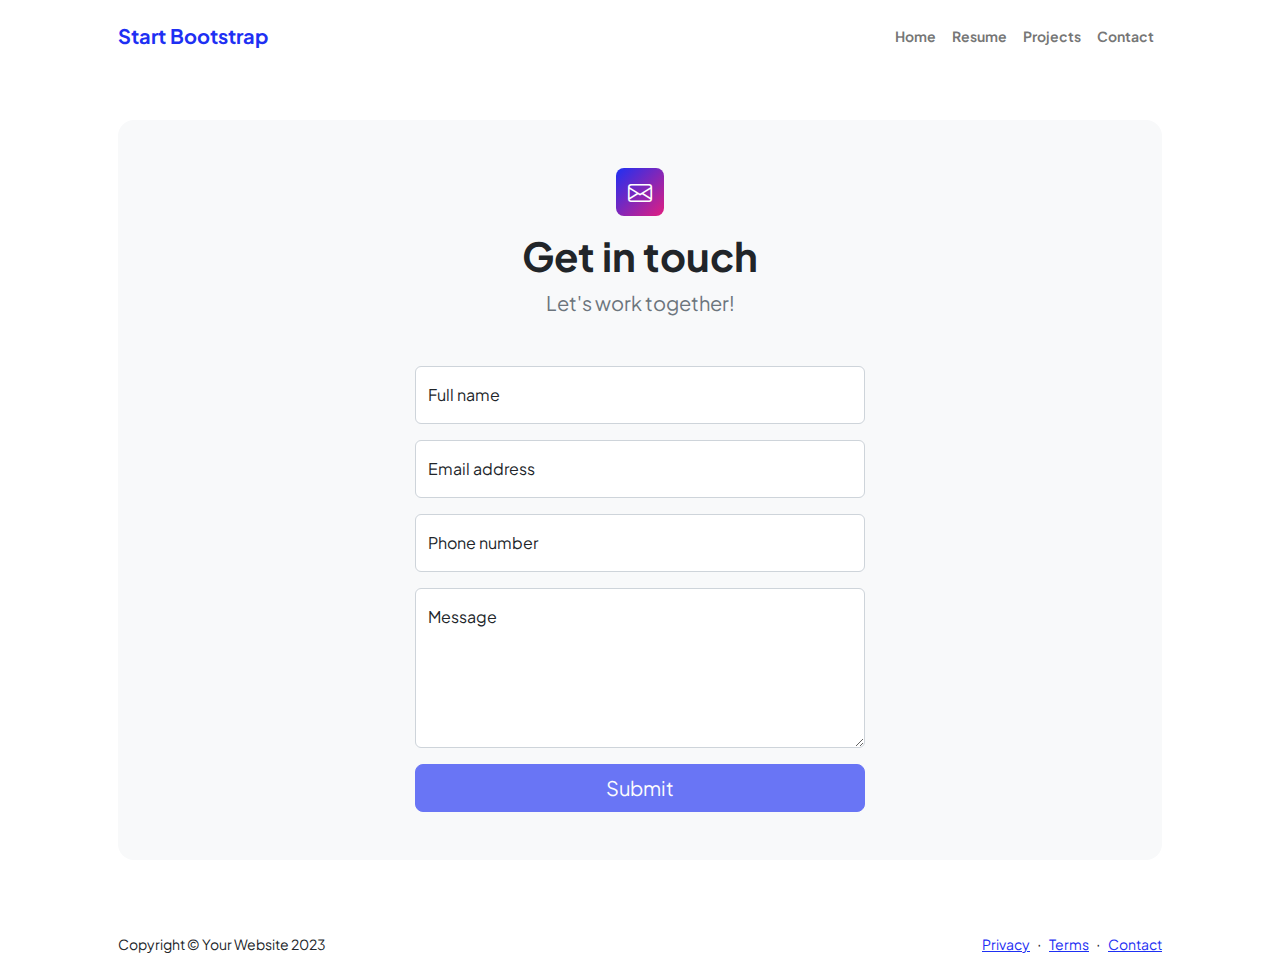
<file: contact.html>
<!DOCTYPE html>
<html lang="en">
    <head>
        <meta charset="utf-8" />
        <meta name="viewport" content="width=device-width, initial-scale=1, shrink-to-fit=no" />
        <meta name="description" content />
        <meta name="author" content />
        <title>Modern Business - Start Bootstrap Template</title>
        <!-- Favicon-->
        <link rel="icon" type="image/x-icon" href="assets/favicon.ico" />
        <!-- Custom Google font-->
        <link rel="preconnect" href="https://fonts.googleapis.com" />
        <link rel="preconnect" href="https://fonts.gstatic.com" crossorigin />
        <link href="https://fonts.googleapis.com/css2?family=Plus+Jakarta+Sans:wght@100;200;300;400;500;600;700;800;900&amp;display=swap" rel="stylesheet" />
        <!-- Bootstrap icons-->
        <link href="https://cdn.jsdelivr.net/npm/bootstrap-icons@1.8.1/font/bootstrap-icons.css" rel="stylesheet" />
        <!-- Core theme CSS (includes Bootstrap)-->
        <link href="css/styles.css" rel="stylesheet" />
    </head>
    <body class="d-flex flex-column">
        <main class="flex-shrink-0">
            <!-- Navigation-->
            <nav class="navbar navbar-expand-lg navbar-light bg-white py-3">
                <div class="container px-5">
                    <a class="navbar-brand" href="index.html"><span class="fw-bolder text-primary">Start Bootstrap</span></a>
                    <button class="navbar-toggler" type="button" data-bs-toggle="collapse" data-bs-target="#navbarSupportedContent" aria-controls="navbarSupportedContent" aria-expanded="false" aria-label="Toggle navigation"><span class="navbar-toggler-icon"></span></button>
                    <div class="collapse navbar-collapse" id="navbarSupportedContent">
                        <ul class="navbar-nav ms-auto mb-2 mb-lg-0 small fw-bolder">
                            <li class="nav-item"><a class="nav-link" href="index.html">Home</a></li>
                            <li class="nav-item"><a class="nav-link" href="resume.html">Resume</a></li>
                            <li class="nav-item"><a class="nav-link" href="projects.html">Projects</a></li>
                            <li class="nav-item"><a class="nav-link" href="contact.html">Contact</a></li>
                        </ul>
                    </div>
                </div>
            </nav>
            <!-- Page content-->
            <section class="py-5">
                <div class="container px-5">
                    <!-- Contact form-->
                    <div class="bg-light rounded-4 py-5 px-4 px-md-5">
                        <div class="text-center mb-5">
                            <div class="feature bg-primary bg-gradient-primary-to-secondary text-white rounded-3 mb-3"><i class="bi bi-envelope"></i></div>
                            <h1 class="fw-bolder">Get in touch</h1>
                            <p class="lead fw-normal text-muted mb-0">Let's work together!</p>
                        </div>
                        <div class="row gx-5 justify-content-center">
                            <div class="col-lg-8 col-xl-6">
                                <!-- * * * * * * * * * * * * * * *-->
                                <!-- * * SB Forms Contact Form * *-->
                                <!-- * * * * * * * * * * * * * * *-->
                                <!-- This form is pre-integrated with SB Forms.-->
                                <!-- To make this form functional, sign up at-->
                                <!-- https://startbootstrap.com/solution/contact-forms-->
                                <!-- to get an API token!-->
                                <form id="contactForm" data-sb-form-api-token="API_TOKEN">
                                    <!-- Name input-->
                                    <div class="form-floating mb-3">
                                        <input class="form-control" id="name" type="text" placeholder="Enter your name..." data-sb-validations="required" />
                                        <label for="name">Full name</label>
                                        <div class="invalid-feedback" data-sb-feedback="name:required">A name is required.</div>
                                    </div>
                                    <!-- Email address input-->
                                    <div class="form-floating mb-3">
                                        <input class="form-control" id="email" type="email" placeholder="name@example.com" data-sb-validations="required,email" />
                                        <label for="email">Email address</label>
                                        <div class="invalid-feedback" data-sb-feedback="email:required">An email is required.</div>
                                        <div class="invalid-feedback" data-sb-feedback="email:email">Email is not valid.</div>
                                    </div>
                                    <!-- Phone number input-->
                                    <div class="form-floating mb-3">
                                        <input class="form-control" id="phone" type="tel" placeholder="(123) 456-7890" data-sb-validations="required" />
                                        <label for="phone">Phone number</label>
                                        <div class="invalid-feedback" data-sb-feedback="phone:required">A phone number is required.</div>
                                    </div>
                                    <!-- Message input-->
                                    <div class="form-floating mb-3">
                                        <textarea class="form-control" id="message" type="text" placeholder="Enter your message here..." style="height: 10rem" data-sb-validations="required"></textarea>
                                        <label for="message">Message</label>
                                        <div class="invalid-feedback" data-sb-feedback="message:required">A message is required.</div>
                                    </div>
                                    <!-- Submit success message-->
                                    <!---->
                                    <!-- This is what your users will see when the form-->
                                    <!-- has successfully submitted-->
                                    <div class="d-none" id="submitSuccessMessage">
                                        <div class="text-center mb-3">
                                            <div class="fw-bolder">Form submission successful!</div>
                                            To activate this form, sign up at
                                            <br />
                                            <a href="https://startbootstrap.com/solution/contact-forms">https://startbootstrap.com/solution/contact-forms</a>
                                        </div>
                                    </div>
                                    <!-- Submit error message-->
                                    <!---->
                                    <!-- This is what your users will see when there is-->
                                    <!-- an error submitting the form-->
                                    <div class="d-none" id="submitErrorMessage"><div class="text-center text-danger mb-3">Error sending message!</div></div>
                                    <!-- Submit Button-->
                                    <div class="d-grid"><button class="btn btn-primary btn-lg disabled" id="submitButton" type="submit">Submit</button></div>
                                </form>
                            </div>
                        </div>
                    </div>
                </div>
            </section>
        </main>
        <!-- Footer-->
        <footer class="bg-white py-4 mt-auto">
            <div class="container px-5">
                <div class="row align-items-center justify-content-between flex-column flex-sm-row">
                    <div class="col-auto"><div class="small m-0">Copyright &copy; Your Website 2023</div></div>
                    <div class="col-auto">
                        <a class="small" href="#!">Privacy</a>
                        <span class="mx-1">&middot;</span>
                        <a class="small" href="#!">Terms</a>
                        <span class="mx-1">&middot;</span>
                        <a class="small" href="#!">Contact</a>
                    </div>
                </div>
            </div>
        </footer>
        <!-- Bootstrap core JS-->
        <script src="https://cdn.jsdelivr.net/npm/bootstrap@5.2.3/dist/js/bootstrap.bundle.min.js"></script>
        <!-- Core theme JS-->
        <script src="js/scripts.js"></script>
        <!-- * * * * * * * * * * * * * * * * * * * * * * * * * * * * * * * * * * * * * * * *-->
        <!-- * *                               SB Forms JS                               * *-->
        <!-- * * Activate your form at https://startbootstrap.com/solution/contact-forms * *-->
        <!-- * * * * * * * * * * * * * * * * * * * * * * * * * * * * * * * * * * * * * * * *-->
        <script src="https://cdn.startbootstrap.com/sb-forms-latest.js"></script>
    </body>
</html>
</file>
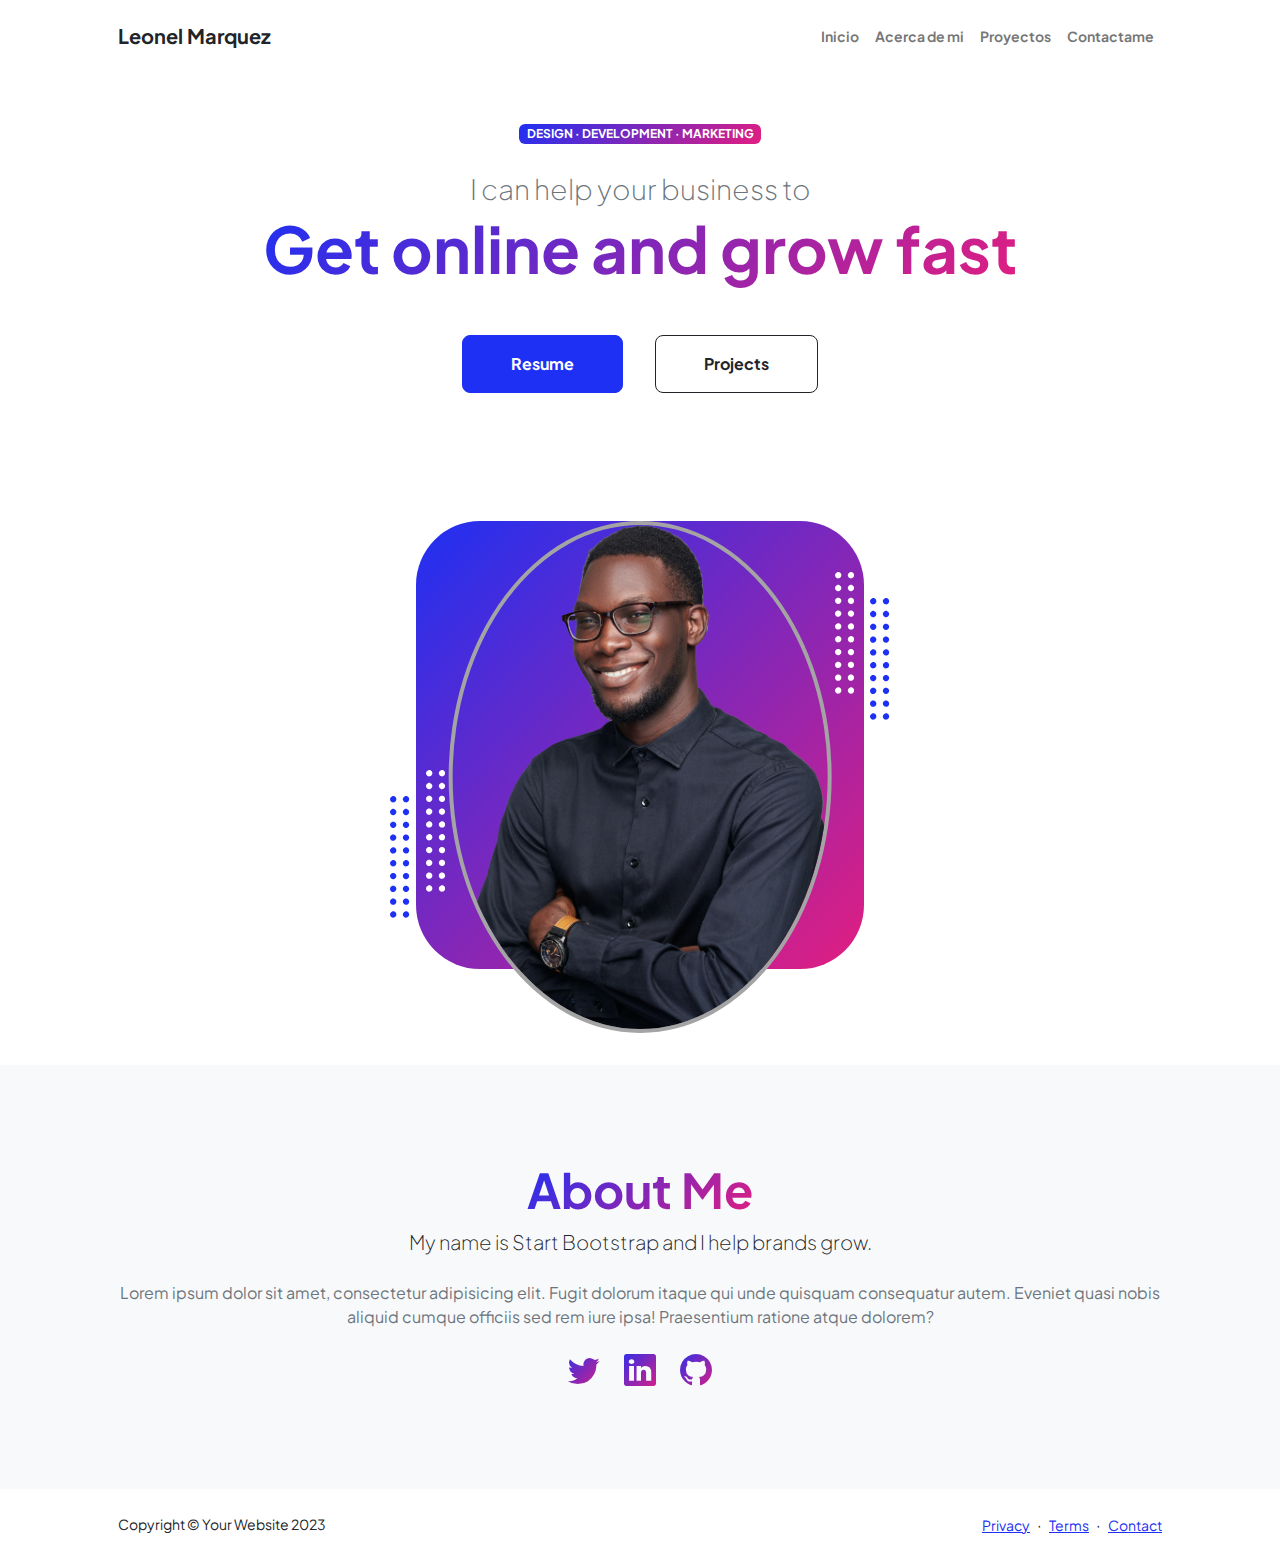
<file: index copy.html>
<!DOCTYPE html>
<html lang="en">
    <head>
        <meta charset="utf-8" />
        <meta name="viewport" content="width=device-width, initial-scale=1, shrink-to-fit=no" />
        <meta name="description" content="" />
        <meta name="author" content="" />
        <title>Personal - Start Bootstrap Theme</title>
        <!-- Favicon-->
        <link rel="icon" type="image/x-icon" href="assets/favicon.ico" />
        <!-- Custom Google font-->
        <link rel="preconnect" href="https://fonts.googleapis.com" />
        <link rel="preconnect" href="https://fonts.gstatic.com" crossorigin />
        <link href="https://fonts.googleapis.com/css2?family=Plus+Jakarta+Sans:wght@100;200;300;400;500;600;700;800;900&amp;display=swap" rel="stylesheet" />
        <!-- Bootstrap icons-->
        <link href="https://cdn.jsdelivr.net/npm/bootstrap-icons@1.8.1/font/bootstrap-icons.css" rel="stylesheet" />
        <!-- Core theme CSS (includes Bootstrap)-->
        <link href="css/styles.css" rel="stylesheet" />
    </head>
    <body class="d-flex flex-column h-100">
        <main class="flex-shrink-0">
            <!-- Navigation-->
            <nav class="navbar navbar-expand-lg navbar-light bg-white py-3">
                <div class="container px-5">
                    <a class="navbar-brand" href="index.html"><span class="fw-bolder text-dark">Leonel Marquez</span></a>
                    <button class="navbar-toggler" type="button" data-bs-toggle="collapse" data-bs-target="#navbarSupportedContent" aria-controls="navbarSupportedContent" aria-expanded="false" aria-label="Toggle navigation"><span class="navbar-toggler-icon"></span></button>
                    <div class="collapse navbar-collapse" id="navbarSupportedContent">
                        <ul class="navbar-nav ms-auto mb-2 mb-lg-0 small fw-bolder">
                            <li class="nav-item"><a class="nav-link" href="index.html">Inicio</a></li>
                            <li class="nav-item"><a class="nav-link" href="resume.html">Acerca de mi</a></li>
                            <li class="nav-item"><a class="nav-link" href="projects.html">Proyectos</a></li>
                            <li class="nav-item"><a class="nav-link" href="contact.html">Contactame</a></li>
                        </ul>
                    </div>
                </div>
            </nav>
            <!-- Header-->
            <header class="py-5">
                <div class="container px-5 pb-5">
                    <div class="row gx-5 align-items-center">
                        <div class="col-xxl-5">
                            <!-- Header text content-->
                            <div class="text-center text-xxl-start">
                                <div class="badge bg-gradient-primary-to-secondary text-white mb-4"><div class="text-uppercase">Design &middot; Development &middot; Marketing</div></div>
                                <div class="fs-3 fw-light text-muted">I can help your business to</div>
                                <h1 class="display-3 fw-bolder mb-5"><span class="text-gradient d-inline">Get online and grow fast</span></h1>
                                <div class="d-grid gap-3 d-sm-flex justify-content-sm-center justify-content-xxl-start mb-3">
                                    <a class="btn btn-primary btn-lg px-5 py-3 me-sm-3 fs-6 fw-bolder" href="resume.html">Resume</a>
                                    <a class="btn btn-outline-dark btn-lg px-5 py-3 fs-6 fw-bolder" href="projects.html">Projects</a>
                                </div>
                            </div>
                        </div>
                        <div class="col-xxl-7">
                            <!-- Header profile picture-->
                            <div class="d-flex justify-content-center mt-5 mt-xxl-0">
                                <div class="profile bg-gradient-primary-to-secondary">
                                    <!-- TIP: For best results, use a photo with a transparent background like the demo example below-->
                                    <!-- Watch a tutorial on how to do this on YouTube (link)-->
                                    <img class="profile-img" src="assets/profile.png" alt="..." />
                                    <div class="dots-1">
                                        <!-- SVG Dots-->
                                        <svg version="1.1" xmlns="http://www.w3.org/2000/svg" xmlns:xlink="http://www.w3.org/1999/xlink" x="0px" y="0px" viewBox="0 0 191.6 1215.4" style="enable-background: new 0 0 191.6 1215.4" xml:space="preserve">
                                            <g transform="translate(0.000000,1280.000000) scale(0.100000,-0.100000)">
                                                <path d="M227.7,12788.6c-105-35-200-141-222-248c-43-206,163-412,369-369c155,32,275,190,260,339c-11,105-90,213-190,262        C383.7,12801.6,289.7,12808.6,227.7,12788.6z"></path>
                                                <path d="M1507.7,12788.6c-151-50-253-216-222-362c25-119,136-230,254-255c194-41,395,142,375,339c-11,105-90,213-190,262        C1663.7,12801.6,1569.7,12808.6,1507.7,12788.6z"></path>
                                                <path d="M227.7,11508.6c-105-35-200-141-222-248c-43-206,163-412,369-369c155,32,275,190,260,339c-11,105-90,213-190,262        C383.7,11521.6,289.7,11528.6,227.7,11508.6z"></path>
                                                <path d="M1507.7,11508.6c-151-50-253-216-222-362c25-119,136-230,254-255c194-41,395,142,375,339c-11,105-90,213-190,262        C1663.7,11521.6,1569.7,11528.6,1507.7,11508.6z"></path>
                                                <path d="M227.7,10228.6c-105-35-200-141-222-248c-43-206,163-412,369-369c155,32,275,190,260,339c-11,105-90,213-190,262        C383.7,10241.6,289.7,10248.6,227.7,10228.6z"></path>
                                                <path d="M1507.7,10228.6c-105-35-200-141-222-248c-43-206,163-412,369-369c155,32,275,190,260,339c-11,105-90,213-190,262        C1663.7,10241.6,1569.7,10248.6,1507.7,10228.6z"></path>
                                                <path d="M227.7,8948.6c-105-35-200-141-222-248c-43-206,163-412,369-369c155,32,275,190,260,339c-11,105-90,213-190,262        C383.7,8961.6,289.7,8968.6,227.7,8948.6z"></path>
                                                <path d="M1507.7,8948.6c-105-35-200-141-222-248c-43-206,163-412,369-369c155,32,275,190,260,339c-11,105-90,213-190,262        C1663.7,8961.6,1569.7,8968.6,1507.7,8948.6z"></path>
                                                <path d="M227.7,7668.6c-105-35-200-141-222-248c-43-206,163-412,369-369c155,32,275,190,260,339c-11,105-90,213-190,262        C383.7,7681.6,289.7,7688.6,227.7,7668.6z"></path>
                                                <path d="M1507.7,7668.6c-105-35-200-141-222-248c-43-206,163-412,369-369c155,32,275,190,260,339c-11,105-90,213-190,262        C1663.7,7681.6,1569.7,7688.6,1507.7,7668.6z"></path>
                                                <path d="M227.7,6388.6c-105-35-200-141-222-248c-43-206,163-412,369-369c155,32,275,190,260,339c-11,105-90,213-190,262        C383.7,6401.6,289.7,6408.6,227.7,6388.6z"></path>
                                                <path d="M1507.7,6388.6c-105-35-200-141-222-248c-43-206,163-412,369-369c155,32,275,190,260,339c-11,105-90,213-190,262        C1663.7,6401.6,1569.7,6408.6,1507.7,6388.6z"></path>
                                                <path d="M227.7,5108.6c-105-35-200-141-222-248c-43-206,163-412,369-369c155,32,275,190,260,339c-11,105-90,213-190,262        C383.7,5121.6,289.7,5128.6,227.7,5108.6z"></path>
                                                <path d="M1507.7,5108.6c-105-35-200-141-222-248c-43-206,163-412,369-369c155,32,275,190,260,339c-11,105-90,213-190,262        C1663.7,5121.6,1569.7,5128.6,1507.7,5108.6z"></path>
                                                <path d="M227.7,3828.6c-105-35-200-141-222-248c-43-206,163-412,369-369c155,32,275,190,260,339c-11,105-90,213-190,262        C383.7,3841.6,289.7,3848.6,227.7,3828.6z"></path>
                                                <path d="M1507.7,3828.6c-105-35-200-141-222-248c-43-206,163-412,369-369c155,32,275,190,260,339c-11,105-90,213-190,262        C1663.7,3841.6,1569.7,3848.6,1507.7,3828.6z"></path>
                                                <path d="M227.7,2548.6c-105-35-200-141-222-248c-43-206,163-412,369-369c155,32,275,190,260,339c-11,105-90,213-190,262        C383.7,2561.6,289.7,2568.6,227.7,2548.6z"></path>
                                                <path d="M1507.7,2548.6c-105-35-200-141-222-248c-43-206,163-412,369-369c155,32,275,190,260,339c-11,105-90,213-190,262        C1663.7,2561.6,1569.7,2568.6,1507.7,2548.6z"></path>
                                                <path d="M227.7,1268.6c-105-35-200-141-222-248c-43-206,163-412,369-369c155,32,275,190,260,339c-11,105-90,213-190,262        C383.7,1281.6,289.7,1288.6,227.7,1268.6z"></path>
                                                <path d="M1507.7,1268.6c-105-35-200-141-222-248c-43-206,163-412,369-369c155,32,275,190,260,339c-11,105-90,213-190,262        C1663.7,1281.6,1569.7,1288.6,1507.7,1268.6z"></path>
                                            </g>
                                        </svg>
                                        <!-- END of SVG dots-->
                                    </div>
                                    <div class="dots-2">
                                        <!-- SVG Dots-->
                                        <svg version="1.1" xmlns="http://www.w3.org/2000/svg" xmlns:xlink="http://www.w3.org/1999/xlink" x="0px" y="0px" viewBox="0 0 191.6 1215.4" style="enable-background: new 0 0 191.6 1215.4" xml:space="preserve">
                                            <g transform="translate(0.000000,1280.000000) scale(0.100000,-0.100000)">
                                                <path d="M227.7,12788.6c-105-35-200-141-222-248c-43-206,163-412,369-369c155,32,275,190,260,339c-11,105-90,213-190,262        C383.7,12801.6,289.7,12808.6,227.7,12788.6z"></path>
                                                <path d="M1507.7,12788.6c-151-50-253-216-222-362c25-119,136-230,254-255c194-41,395,142,375,339c-11,105-90,213-190,262        C1663.7,12801.6,1569.7,12808.6,1507.7,12788.6z"></path>
                                                <path d="M227.7,11508.6c-105-35-200-141-222-248c-43-206,163-412,369-369c155,32,275,190,260,339c-11,105-90,213-190,262        C383.7,11521.6,289.7,11528.6,227.7,11508.6z"></path>
                                                <path d="M1507.7,11508.6c-151-50-253-216-222-362c25-119,136-230,254-255c194-41,395,142,375,339c-11,105-90,213-190,262        C1663.7,11521.6,1569.7,11528.6,1507.7,11508.6z"></path>
                                                <path d="M227.7,10228.6c-105-35-200-141-222-248c-43-206,163-412,369-369c155,32,275,190,260,339c-11,105-90,213-190,262        C383.7,10241.6,289.7,10248.6,227.7,10228.6z"></path>
                                                <path d="M1507.7,10228.6c-105-35-200-141-222-248c-43-206,163-412,369-369c155,32,275,190,260,339c-11,105-90,213-190,262        C1663.7,10241.6,1569.7,10248.6,1507.7,10228.6z"></path>
                                                <path d="M227.7,8948.6c-105-35-200-141-222-248c-43-206,163-412,369-369c155,32,275,190,260,339c-11,105-90,213-190,262        C383.7,8961.6,289.7,8968.6,227.7,8948.6z"></path>
                                                <path d="M1507.7,8948.6c-105-35-200-141-222-248c-43-206,163-412,369-369c155,32,275,190,260,339c-11,105-90,213-190,262        C1663.7,8961.6,1569.7,8968.6,1507.7,8948.6z"></path>
                                                <path d="M227.7,7668.6c-105-35-200-141-222-248c-43-206,163-412,369-369c155,32,275,190,260,339c-11,105-90,213-190,262        C383.7,7681.6,289.7,7688.6,227.7,7668.6z"></path>
                                                <path d="M1507.7,7668.6c-105-35-200-141-222-248c-43-206,163-412,369-369c155,32,275,190,260,339c-11,105-90,213-190,262        C1663.7,7681.6,1569.7,7688.6,1507.7,7668.6z"></path>
                                                <path d="M227.7,6388.6c-105-35-200-141-222-248c-43-206,163-412,369-369c155,32,275,190,260,339c-11,105-90,213-190,262        C383.7,6401.6,289.7,6408.6,227.7,6388.6z"></path>
                                                <path d="M1507.7,6388.6c-105-35-200-141-222-248c-43-206,163-412,369-369c155,32,275,190,260,339c-11,105-90,213-190,262        C1663.7,6401.6,1569.7,6408.6,1507.7,6388.6z"></path>
                                                <path d="M227.7,5108.6c-105-35-200-141-222-248c-43-206,163-412,369-369c155,32,275,190,260,339c-11,105-90,213-190,262        C383.7,5121.6,289.7,5128.6,227.7,5108.6z"></path>
                                                <path d="M1507.7,5108.6c-105-35-200-141-222-248c-43-206,163-412,369-369c155,32,275,190,260,339c-11,105-90,213-190,262        C1663.7,5121.6,1569.7,5128.6,1507.7,5108.6z"></path>
                                                <path d="M227.7,3828.6c-105-35-200-141-222-248c-43-206,163-412,369-369c155,32,275,190,260,339c-11,105-90,213-190,262        C383.7,3841.6,289.7,3848.6,227.7,3828.6z"></path>
                                                <path d="M1507.7,3828.6c-105-35-200-141-222-248c-43-206,163-412,369-369c155,32,275,190,260,339c-11,105-90,213-190,262        C1663.7,3841.6,1569.7,3848.6,1507.7,3828.6z"></path>
                                                <path d="M227.7,2548.6c-105-35-200-141-222-248c-43-206,163-412,369-369c155,32,275,190,260,339c-11,105-90,213-190,262        C383.7,2561.6,289.7,2568.6,227.7,2548.6z"></path>
                                                <path d="M1507.7,2548.6c-105-35-200-141-222-248c-43-206,163-412,369-369c155,32,275,190,260,339c-11,105-90,213-190,262        C1663.7,2561.6,1569.7,2568.6,1507.7,2548.6z"></path>
                                                <path d="M227.7,1268.6c-105-35-200-141-222-248c-43-206,163-412,369-369c155,32,275,190,260,339c-11,105-90,213-190,262        C383.7,1281.6,289.7,1288.6,227.7,1268.6z"></path>
                                                <path d="M1507.7,1268.6c-105-35-200-141-222-248c-43-206,163-412,369-369c155,32,275,190,260,339c-11,105-90,213-190,262        C1663.7,1281.6,1569.7,1288.6,1507.7,1268.6z"></path>
                                            </g>
                                        </svg>
                                        <!-- END of SVG dots-->
                                    </div>
                                    <div class="dots-3">
                                        <!-- SVG Dots-->
                                        <svg version="1.1" xmlns="http://www.w3.org/2000/svg" xmlns:xlink="http://www.w3.org/1999/xlink" x="0px" y="0px" viewBox="0 0 191.6 1215.4" style="enable-background: new 0 0 191.6 1215.4" xml:space="preserve">
                                            <g transform="translate(0.000000,1280.000000) scale(0.100000,-0.100000)">
                                                <path d="M227.7,12788.6c-105-35-200-141-222-248c-43-206,163-412,369-369c155,32,275,190,260,339c-11,105-90,213-190,262        C383.7,12801.6,289.7,12808.6,227.7,12788.6z"></path>
                                                <path d="M1507.7,12788.6c-151-50-253-216-222-362c25-119,136-230,254-255c194-41,395,142,375,339c-11,105-90,213-190,262        C1663.7,12801.6,1569.7,12808.6,1507.7,12788.6z"></path>
                                                <path d="M227.7,11508.6c-105-35-200-141-222-248c-43-206,163-412,369-369c155,32,275,190,260,339c-11,105-90,213-190,262        C383.7,11521.6,289.7,11528.6,227.7,11508.6z"></path>
                                                <path d="M1507.7,11508.6c-151-50-253-216-222-362c25-119,136-230,254-255c194-41,395,142,375,339c-11,105-90,213-190,262        C1663.7,11521.6,1569.7,11528.6,1507.7,11508.6z"></path>
                                                <path d="M227.7,10228.6c-105-35-200-141-222-248c-43-206,163-412,369-369c155,32,275,190,260,339c-11,105-90,213-190,262        C383.7,10241.6,289.7,10248.6,227.7,10228.6z"></path>
                                                <path d="M1507.7,10228.6c-105-35-200-141-222-248c-43-206,163-412,369-369c155,32,275,190,260,339c-11,105-90,213-190,262        C1663.7,10241.6,1569.7,10248.6,1507.7,10228.6z"></path>
                                                <path d="M227.7,8948.6c-105-35-200-141-222-248c-43-206,163-412,369-369c155,32,275,190,260,339c-11,105-90,213-190,262        C383.7,8961.6,289.7,8968.6,227.7,8948.6z"></path>
                                                <path d="M1507.7,8948.6c-105-35-200-141-222-248c-43-206,163-412,369-369c155,32,275,190,260,339c-11,105-90,213-190,262        C1663.7,8961.6,1569.7,8968.6,1507.7,8948.6z"></path>
                                                <path d="M227.7,7668.6c-105-35-200-141-222-248c-43-206,163-412,369-369c155,32,275,190,260,339c-11,105-90,213-190,262        C383.7,7681.6,289.7,7688.6,227.7,7668.6z"></path>
                                                <path d="M1507.7,7668.6c-105-35-200-141-222-248c-43-206,163-412,369-369c155,32,275,190,260,339c-11,105-90,213-190,262        C1663.7,7681.6,1569.7,7688.6,1507.7,7668.6z"></path>
                                                <path d="M227.7,6388.6c-105-35-200-141-222-248c-43-206,163-412,369-369c155,32,275,190,260,339c-11,105-90,213-190,262        C383.7,6401.6,289.7,6408.6,227.7,6388.6z"></path>
                                                <path d="M1507.7,6388.6c-105-35-200-141-222-248c-43-206,163-412,369-369c155,32,275,190,260,339c-11,105-90,213-190,262        C1663.7,6401.6,1569.7,6408.6,1507.7,6388.6z"></path>
                                                <path d="M227.7,5108.6c-105-35-200-141-222-248c-43-206,163-412,369-369c155,32,275,190,260,339c-11,105-90,213-190,262        C383.7,5121.6,289.7,5128.6,227.7,5108.6z"></path>
                                                <path d="M1507.7,5108.6c-105-35-200-141-222-248c-43-206,163-412,369-369c155,32,275,190,260,339c-11,105-90,213-190,262        C1663.7,5121.6,1569.7,5128.6,1507.7,5108.6z"></path>
                                                <path d="M227.7,3828.6c-105-35-200-141-222-248c-43-206,163-412,369-369c155,32,275,190,260,339c-11,105-90,213-190,262        C383.7,3841.6,289.7,3848.6,227.7,3828.6z"></path>
                                                <path d="M1507.7,3828.6c-105-35-200-141-222-248c-43-206,163-412,369-369c155,32,275,190,260,339c-11,105-90,213-190,262        C1663.7,3841.6,1569.7,3848.6,1507.7,3828.6z"></path>
                                                <path d="M227.7,2548.6c-105-35-200-141-222-248c-43-206,163-412,369-369c155,32,275,190,260,339c-11,105-90,213-190,262        C383.7,2561.6,289.7,2568.6,227.7,2548.6z"></path>
                                                <path d="M1507.7,2548.6c-105-35-200-141-222-248c-43-206,163-412,369-369c155,32,275,190,260,339c-11,105-90,213-190,262        C1663.7,2561.6,1569.7,2568.6,1507.7,2548.6z"></path>
                                                <path d="M227.7,1268.6c-105-35-200-141-222-248c-43-206,163-412,369-369c155,32,275,190,260,339c-11,105-90,213-190,262        C383.7,1281.6,289.7,1288.6,227.7,1268.6z"></path>
                                                <path d="M1507.7,1268.6c-105-35-200-141-222-248c-43-206,163-412,369-369c155,32,275,190,260,339c-11,105-90,213-190,262        C1663.7,1281.6,1569.7,1288.6,1507.7,1268.6z"></path>
                                            </g>
                                        </svg>
                                        <!-- END of SVG dots-->
                                    </div>
                                    <div class="dots-4">
                                        <!-- SVG Dots-->
                                        <svg version="1.1" xmlns="http://www.w3.org/2000/svg" xmlns:xlink="http://www.w3.org/1999/xlink" x="0px" y="0px" viewBox="0 0 191.6 1215.4" style="enable-background: new 0 0 191.6 1215.4" xml:space="preserve">
                                            <g transform="translate(0.000000,1280.000000) scale(0.100000,-0.100000)">
                                                <path d="M227.7,12788.6c-105-35-200-141-222-248c-43-206,163-412,369-369c155,32,275,190,260,339c-11,105-90,213-190,262        C383.7,12801.6,289.7,12808.6,227.7,12788.6z"></path>
                                                <path d="M1507.7,12788.6c-151-50-253-216-222-362c25-119,136-230,254-255c194-41,395,142,375,339c-11,105-90,213-190,262        C1663.7,12801.6,1569.7,12808.6,1507.7,12788.6z"></path>
                                                <path d="M227.7,11508.6c-105-35-200-141-222-248c-43-206,163-412,369-369c155,32,275,190,260,339c-11,105-90,213-190,262        C383.7,11521.6,289.7,11528.6,227.7,11508.6z"></path>
                                                <path d="M1507.7,11508.6c-151-50-253-216-222-362c25-119,136-230,254-255c194-41,395,142,375,339c-11,105-90,213-190,262        C1663.7,11521.6,1569.7,11528.6,1507.7,11508.6z"></path>
                                                <path d="M227.7,10228.6c-105-35-200-141-222-248c-43-206,163-412,369-369c155,32,275,190,260,339c-11,105-90,213-190,262        C383.7,10241.6,289.7,10248.6,227.7,10228.6z"></path>
                                                <path d="M1507.7,10228.6c-105-35-200-141-222-248c-43-206,163-412,369-369c155,32,275,190,260,339c-11,105-90,213-190,262        C1663.7,10241.6,1569.7,10248.6,1507.7,10228.6z"></path>
                                                <path d="M227.7,8948.6c-105-35-200-141-222-248c-43-206,163-412,369-369c155,32,275,190,260,339c-11,105-90,213-190,262        C383.7,8961.6,289.7,8968.6,227.7,8948.6z"></path>
                                                <path d="M1507.7,8948.6c-105-35-200-141-222-248c-43-206,163-412,369-369c155,32,275,190,260,339c-11,105-90,213-190,262        C1663.7,8961.6,1569.7,8968.6,1507.7,8948.6z"></path>
                                                <path d="M227.7,7668.6c-105-35-200-141-222-248c-43-206,163-412,369-369c155,32,275,190,260,339c-11,105-90,213-190,262        C383.7,7681.6,289.7,7688.6,227.7,7668.6z"></path>
                                                <path d="M1507.7,7668.6c-105-35-200-141-222-248c-43-206,163-412,369-369c155,32,275,190,260,339c-11,105-90,213-190,262        C1663.7,7681.6,1569.7,7688.6,1507.7,7668.6z"></path>
                                                <path d="M227.7,6388.6c-105-35-200-141-222-248c-43-206,163-412,369-369c155,32,275,190,260,339c-11,105-90,213-190,262        C383.7,6401.6,289.7,6408.6,227.7,6388.6z"></path>
                                                <path d="M1507.7,6388.6c-105-35-200-141-222-248c-43-206,163-412,369-369c155,32,275,190,260,339c-11,105-90,213-190,262        C1663.7,6401.6,1569.7,6408.6,1507.7,6388.6z"></path>
                                                <path d="M227.7,5108.6c-105-35-200-141-222-248c-43-206,163-412,369-369c155,32,275,190,260,339c-11,105-90,213-190,262        C383.7,5121.6,289.7,5128.6,227.7,5108.6z"></path>
                                                <path d="M1507.7,5108.6c-105-35-200-141-222-248c-43-206,163-412,369-369c155,32,275,190,260,339c-11,105-90,213-190,262        C1663.7,5121.6,1569.7,5128.6,1507.7,5108.6z"></path>
                                                <path d="M227.7,3828.6c-105-35-200-141-222-248c-43-206,163-412,369-369c155,32,275,190,260,339c-11,105-90,213-190,262        C383.7,3841.6,289.7,3848.6,227.7,3828.6z"></path>
                                                <path d="M1507.7,3828.6c-105-35-200-141-222-248c-43-206,163-412,369-369c155,32,275,190,260,339c-11,105-90,213-190,262        C1663.7,3841.6,1569.7,3848.6,1507.7,3828.6z"></path>
                                                <path d="M227.7,2548.6c-105-35-200-141-222-248c-43-206,163-412,369-369c155,32,275,190,260,339c-11,105-90,213-190,262        C383.7,2561.6,289.7,2568.6,227.7,2548.6z"></path>
                                                <path d="M1507.7,2548.6c-105-35-200-141-222-248c-43-206,163-412,369-369c155,32,275,190,260,339c-11,105-90,213-190,262        C1663.7,2561.6,1569.7,2568.6,1507.7,2548.6z"></path>
                                                <path d="M227.7,1268.6c-105-35-200-141-222-248c-43-206,163-412,369-369c155,32,275,190,260,339c-11,105-90,213-190,262        C383.7,1281.6,289.7,1288.6,227.7,1268.6z"></path>
                                                <path d="M1507.7,1268.6c-105-35-200-141-222-248c-43-206,163-412,369-369c155,32,275,190,260,339c-11,105-90,213-190,262        C1663.7,1281.6,1569.7,1288.6,1507.7,1268.6z"></path>
                                            </g>
                                        </svg>
                                        <!-- END of SVG dots-->
                                    </div>
                                </div>
                            </div>
                        </div>
                    </div>
                </div>
            </header>
            <!-- About Section-->
            <section class="bg-light py-5">
                <div class="container px-5">
                    <div class="row gx-5 justify-content-center">
                        <div class="col-xxl-8">
                            <div class="text-center my-5">
                                <h2 class="display-5 fw-bolder"><span class="text-gradient d-inline">About Me</span></h2>
                                <p class="lead fw-light mb-4">My name is Start Bootstrap and I help brands grow.</p>
                                <p class="text-muted">Lorem ipsum dolor sit amet, consectetur adipisicing elit. Fugit dolorum itaque qui unde quisquam consequatur autem. Eveniet quasi nobis aliquid cumque officiis sed rem iure ipsa! Praesentium ratione atque dolorem?</p>
                                <div class="d-flex justify-content-center fs-2 gap-4">
                                    <a class="text-gradient" href="#!"><i class="bi bi-twitter"></i></a>
                                    <a class="text-gradient" href="#!"><i class="bi bi-linkedin"></i></a>
                                    <a class="text-gradient" href="#!"><i class="bi bi-github"></i></a>
                                </div>
                            </div>
                        </div>
                    </div>
                </div>
            </section>
        </main>
        <!-- Footer-->
        <footer class="bg-white py-4 mt-auto">
            <div class="container px-5">
                <div class="row align-items-center justify-content-between flex-column flex-sm-row">
                    <div class="col-auto"><div class="small m-0">Copyright &copy; Your Website 2023</div></div>
                    <div class="col-auto">
                        <a class="small" href="#!">Privacy</a>
                        <span class="mx-1">&middot;</span>
                        <a class="small" href="#!">Terms</a>
                        <span class="mx-1">&middot;</span>
                        <a class="small" href="#!">Contact</a>
                    </div>
                </div>
            </div>
        </footer>
        <!-- Bootstrap core JS-->
        <script src="https://cdn.jsdelivr.net/npm/bootstrap@5.2.3/dist/js/bootstrap.bundle.min.js"></script>
        <!-- Core theme JS-->
        <script src="js/scripts.js"></script>
    </body>
</html>
</file>
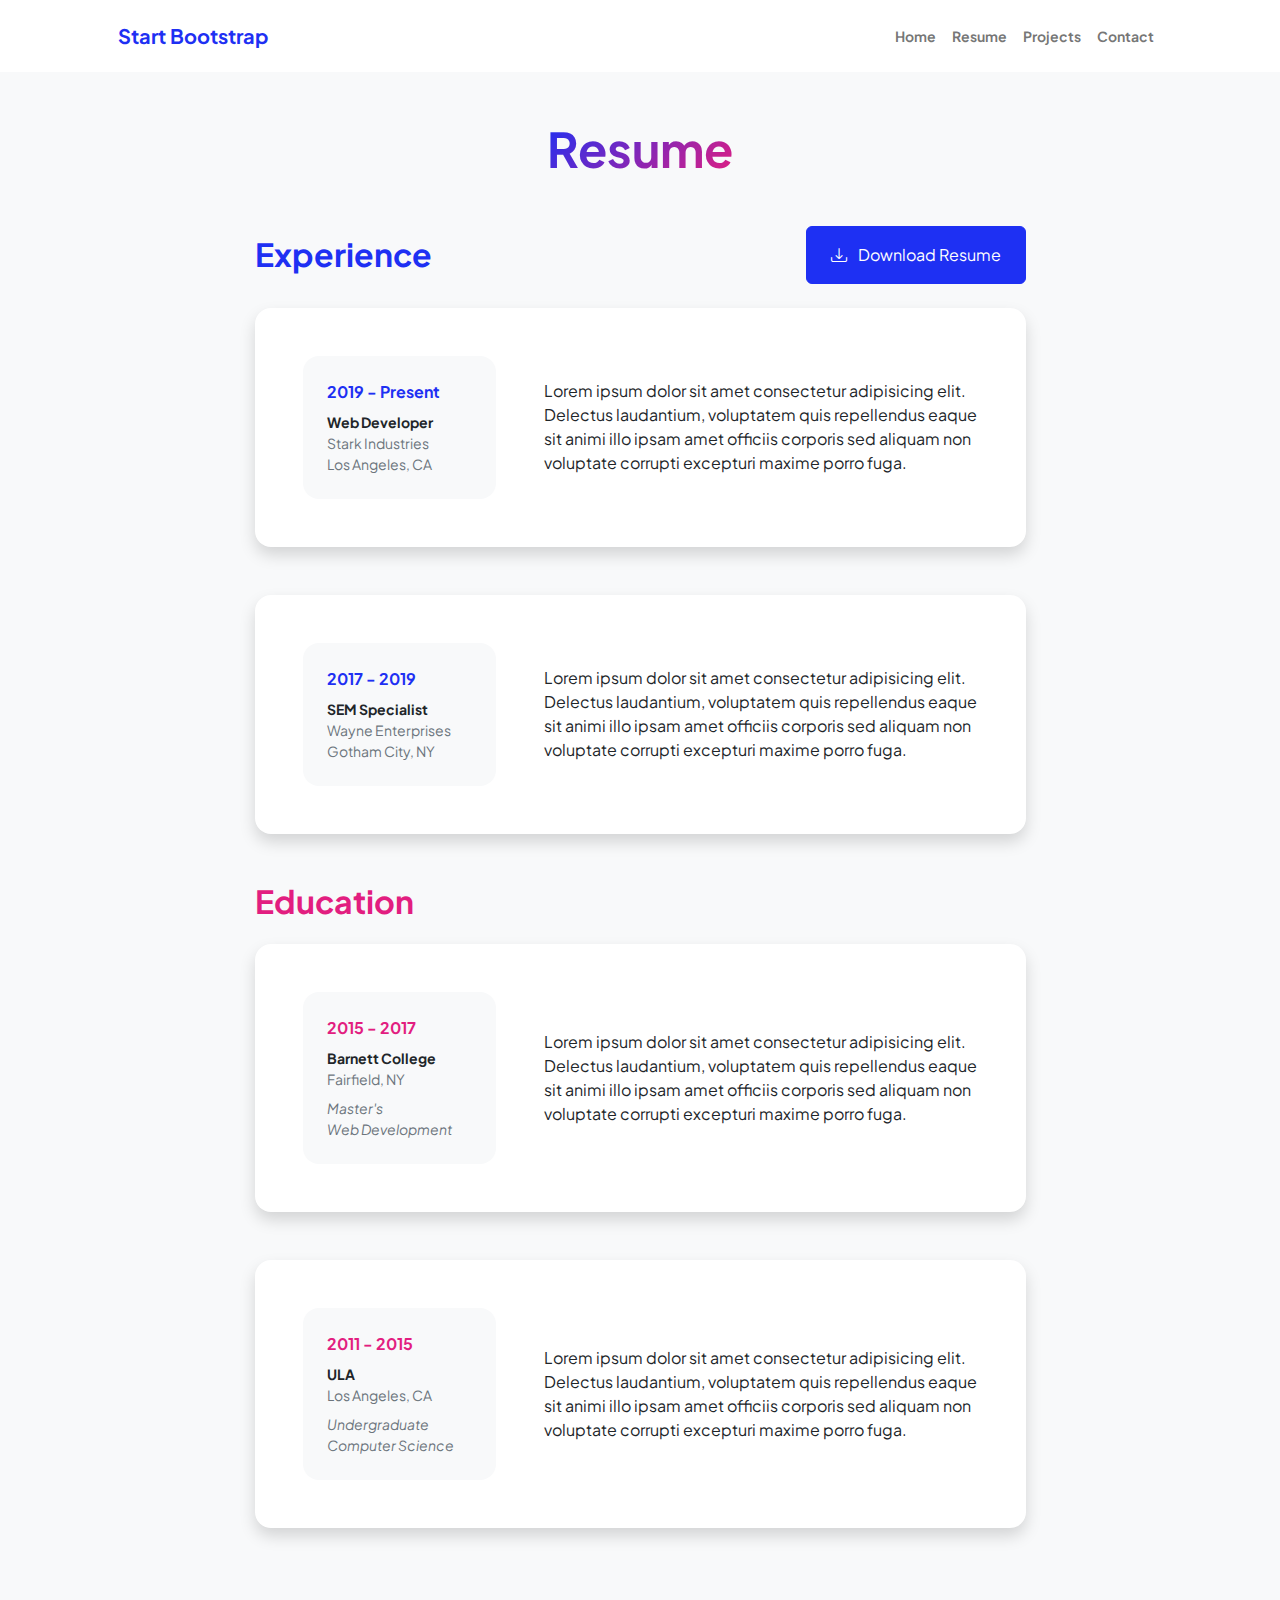
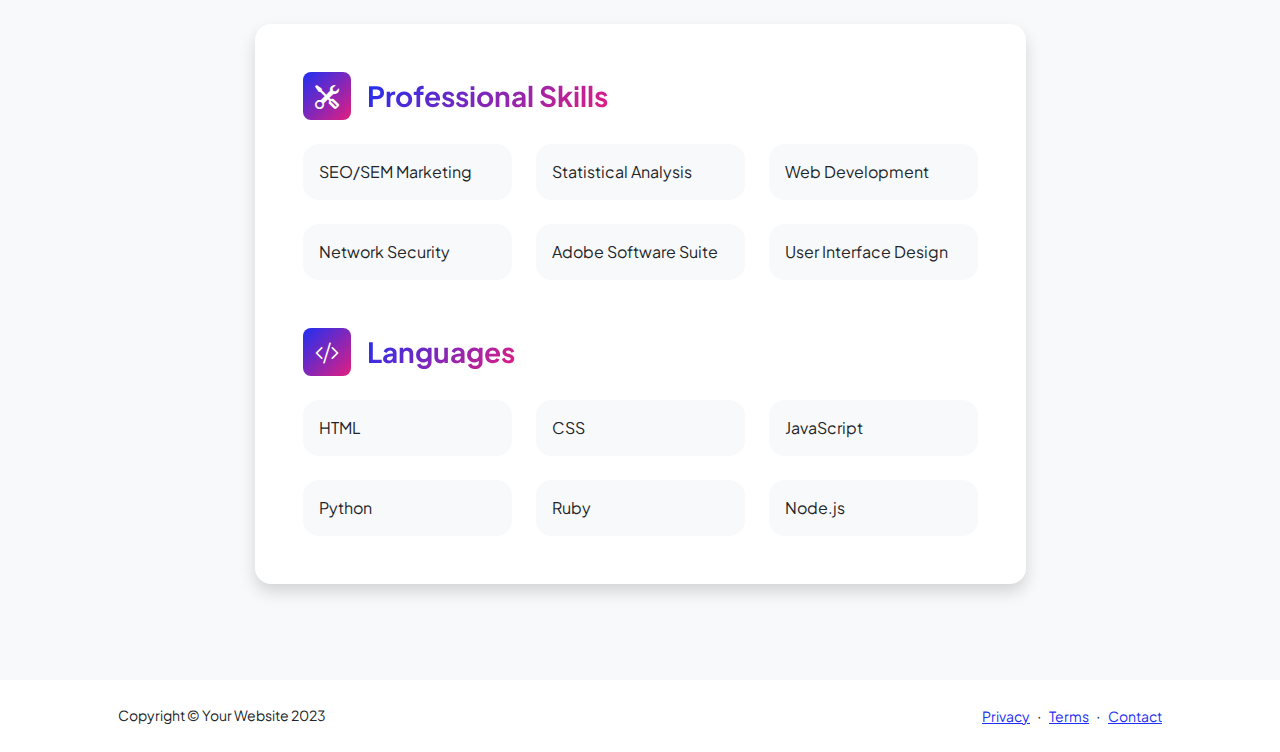
<file: resume.html>
<!DOCTYPE html>
<html lang="en">
    <head>
        <meta charset="utf-8" />
        <meta name="viewport" content="width=device-width, initial-scale=1, shrink-to-fit=no" />
        <meta name="description" content="" />
        <meta name="author" content="" />
        <title>Personal - Start Bootstrap Template</title>
        <!-- Favicon-->
        <link rel="icon" type="image/x-icon" href="assets/favicon.ico" />
        <!-- Custom Google font-->
        <link rel="preconnect" href="https://fonts.googleapis.com" />
        <link rel="preconnect" href="https://fonts.gstatic.com" crossorigin />
        <link href="https://fonts.googleapis.com/css2?family=Plus+Jakarta+Sans:wght@100;200;300;400;500;600;700;800;900&amp;display=swap" rel="stylesheet" />
        <!-- Bootstrap icons-->
        <link href="https://cdn.jsdelivr.net/npm/bootstrap-icons@1.8.1/font/bootstrap-icons.css" rel="stylesheet" />
        <!-- Core theme CSS (includes Bootstrap)-->
        <link href="css/styles.css" rel="stylesheet" />
    </head>
    <body class="d-flex flex-column h-100 bg-light">
        <main class="flex-shrink-0">
            <!-- Navigation-->
            <nav class="navbar navbar-expand-lg navbar-light bg-white py-3">
                <div class="container px-5">
                    <a class="navbar-brand" href="index.html"><span class="fw-bolder text-primary">Start Bootstrap</span></a>
                    <button class="navbar-toggler" type="button" data-bs-toggle="collapse" data-bs-target="#navbarSupportedContent" aria-controls="navbarSupportedContent" aria-expanded="false" aria-label="Toggle navigation"><span class="navbar-toggler-icon"></span></button>
                    <div class="collapse navbar-collapse" id="navbarSupportedContent">
                        <ul class="navbar-nav ms-auto mb-2 mb-lg-0 small fw-bolder">
                            <li class="nav-item"><a class="nav-link" href="index.html">Home</a></li>
                            <li class="nav-item"><a class="nav-link" href="resume.html">Resume</a></li>
                            <li class="nav-item"><a class="nav-link" href="projects.html">Projects</a></li>
                            <li class="nav-item"><a class="nav-link" href="contact.html">Contact</a></li>
                        </ul>
                    </div>
                </div>
            </nav>
            <!-- Page Content-->
            <div class="container px-5 my-5">
                <div class="text-center mb-5">
                    <h1 class="display-5 fw-bolder mb-0"><span class="text-gradient d-inline">Resume</span></h1>
                </div>
                <div class="row gx-5 justify-content-center">
                    <div class="col-lg-11 col-xl-9 col-xxl-8">
                        <!-- Experience Section-->
                        <section>
                            <div class="d-flex align-items-center justify-content-between mb-4">
                                <h2 class="text-primary fw-bolder mb-0">Experience</h2>
                                <!-- Download resume button-->
                                <!-- Note: Set the link href target to a PDF file within your project-->
                                <a class="btn btn-primary px-4 py-3" href="#!">
                                    <div class="d-inline-block bi bi-download me-2"></div>
                                    Download Resume
                                </a>
                            </div>
                            <!-- Experience Card 1-->
                            <div class="card shadow border-0 rounded-4 mb-5">
                                <div class="card-body p-5">
                                    <div class="row align-items-center gx-5">
                                        <div class="col text-center text-lg-start mb-4 mb-lg-0">
                                            <div class="bg-light p-4 rounded-4">
                                                <div class="text-primary fw-bolder mb-2">2019 - Present</div>
                                                <div class="small fw-bolder">Web Developer</div>
                                                <div class="small text-muted">Stark Industries</div>
                                                <div class="small text-muted">Los Angeles, CA</div>
                                            </div>
                                        </div>
                                        <div class="col-lg-8"><div>Lorem ipsum dolor sit amet consectetur adipisicing elit. Delectus laudantium, voluptatem quis repellendus eaque sit animi illo ipsam amet officiis corporis sed aliquam non voluptate corrupti excepturi maxime porro fuga.</div></div>
                                    </div>
                                </div>
                            </div>
                            <!-- Experience Card 2-->
                            <div class="card shadow border-0 rounded-4 mb-5">
                                <div class="card-body p-5">
                                    <div class="row align-items-center gx-5">
                                        <div class="col text-center text-lg-start mb-4 mb-lg-0">
                                            <div class="bg-light p-4 rounded-4">
                                                <div class="text-primary fw-bolder mb-2">2017 - 2019</div>
                                                <div class="small fw-bolder">SEM Specialist</div>
                                                <div class="small text-muted">Wayne Enterprises</div>
                                                <div class="small text-muted">Gotham City, NY</div>
                                            </div>
                                        </div>
                                        <div class="col-lg-8"><div>Lorem ipsum dolor sit amet consectetur adipisicing elit. Delectus laudantium, voluptatem quis repellendus eaque sit animi illo ipsam amet officiis corporis sed aliquam non voluptate corrupti excepturi maxime porro fuga.</div></div>
                                    </div>
                                </div>
                            </div>
                        </section>
                        <!-- Education Section-->
                        <section>
                            <h2 class="text-secondary fw-bolder mb-4">Education</h2>
                            <!-- Education Card 1-->
                            <div class="card shadow border-0 rounded-4 mb-5">
                                <div class="card-body p-5">
                                    <div class="row align-items-center gx-5">
                                        <div class="col text-center text-lg-start mb-4 mb-lg-0">
                                            <div class="bg-light p-4 rounded-4">
                                                <div class="text-secondary fw-bolder mb-2">2015 - 2017</div>
                                                <div class="mb-2">
                                                    <div class="small fw-bolder">Barnett College</div>
                                                    <div class="small text-muted">Fairfield, NY</div>
                                                </div>
                                                <div class="fst-italic">
                                                    <div class="small text-muted">Master's</div>
                                                    <div class="small text-muted">Web Development</div>
                                                </div>
                                            </div>
                                        </div>
                                        <div class="col-lg-8"><div>Lorem ipsum dolor sit amet consectetur adipisicing elit. Delectus laudantium, voluptatem quis repellendus eaque sit animi illo ipsam amet officiis corporis sed aliquam non voluptate corrupti excepturi maxime porro fuga.</div></div>
                                    </div>
                                </div>
                            </div>
                            <!-- Education Card 2-->
                            <div class="card shadow border-0 rounded-4 mb-5">
                                <div class="card-body p-5">
                                    <div class="row align-items-center gx-5">
                                        <div class="col text-center text-lg-start mb-4 mb-lg-0">
                                            <div class="bg-light p-4 rounded-4">
                                                <div class="text-secondary fw-bolder mb-2">2011 - 2015</div>
                                                <div class="mb-2">
                                                    <div class="small fw-bolder">ULA</div>
                                                    <div class="small text-muted">Los Angeles, CA</div>
                                                </div>
                                                <div class="fst-italic">
                                                    <div class="small text-muted">Undergraduate</div>
                                                    <div class="small text-muted">Computer Science</div>
                                                </div>
                                            </div>
                                        </div>
                                        <div class="col-lg-8"><div>Lorem ipsum dolor sit amet consectetur adipisicing elit. Delectus laudantium, voluptatem quis repellendus eaque sit animi illo ipsam amet officiis corporis sed aliquam non voluptate corrupti excepturi maxime porro fuga.</div></div>
                                    </div>
                                </div>
                            </div>
                        </section>
                        <!-- Divider-->
                        <div class="pb-5"></div>
                        <!-- Skills Section-->
                        <section>
                            <!-- Skillset Card-->
                            <div class="card shadow border-0 rounded-4 mb-5">
                                <div class="card-body p-5">
                                    <!-- Professional skills list-->
                                    <div class="mb-5">
                                        <div class="d-flex align-items-center mb-4">
                                            <div class="feature bg-primary bg-gradient-primary-to-secondary text-white rounded-3 me-3"><i class="bi bi-tools"></i></div>
                                            <h3 class="fw-bolder mb-0"><span class="text-gradient d-inline">Professional Skills</span></h3>
                                        </div>
                                        <div class="row row-cols-1 row-cols-md-3 mb-4">
                                            <div class="col mb-4 mb-md-0"><div class="d-flex align-items-center bg-light rounded-4 p-3 h-100">SEO/SEM Marketing</div></div>
                                            <div class="col mb-4 mb-md-0"><div class="d-flex align-items-center bg-light rounded-4 p-3 h-100">Statistical Analysis</div></div>
                                            <div class="col"><div class="d-flex align-items-center bg-light rounded-4 p-3 h-100">Web Development</div></div>
                                        </div>
                                        <div class="row row-cols-1 row-cols-md-3">
                                            <div class="col mb-4 mb-md-0"><div class="d-flex align-items-center bg-light rounded-4 p-3 h-100">Network Security</div></div>
                                            <div class="col mb-4 mb-md-0"><div class="d-flex align-items-center bg-light rounded-4 p-3 h-100">Adobe Software Suite</div></div>
                                            <div class="col"><div class="d-flex align-items-center bg-light rounded-4 p-3 h-100">User Interface Design</div></div>
                                        </div>
                                    </div>
                                    <!-- Languages list-->
                                    <div class="mb-0">
                                        <div class="d-flex align-items-center mb-4">
                                            <div class="feature bg-primary bg-gradient-primary-to-secondary text-white rounded-3 me-3"><i class="bi bi-code-slash"></i></div>
                                            <h3 class="fw-bolder mb-0"><span class="text-gradient d-inline">Languages</span></h3>
                                        </div>
                                        <div class="row row-cols-1 row-cols-md-3 mb-4">
                                            <div class="col mb-4 mb-md-0"><div class="d-flex align-items-center bg-light rounded-4 p-3 h-100">HTML</div></div>
                                            <div class="col mb-4 mb-md-0"><div class="d-flex align-items-center bg-light rounded-4 p-3 h-100">CSS</div></div>
                                            <div class="col"><div class="d-flex align-items-center bg-light rounded-4 p-3 h-100">JavaScript</div></div>
                                        </div>
                                        <div class="row row-cols-1 row-cols-md-3">
                                            <div class="col mb-4 mb-md-0"><div class="d-flex align-items-center bg-light rounded-4 p-3 h-100">Python</div></div>
                                            <div class="col mb-4 mb-md-0"><div class="d-flex align-items-center bg-light rounded-4 p-3 h-100">Ruby</div></div>
                                            <div class="col"><div class="d-flex align-items-center bg-light rounded-4 p-3 h-100">Node.js</div></div>
                                        </div>
                                    </div>
                                </div>
                            </div>
                        </section>
                    </div>
                </div>
            </div>
        </main>
        <!-- Footer-->
        <footer class="bg-white py-4 mt-auto">
            <div class="container px-5">
                <div class="row align-items-center justify-content-between flex-column flex-sm-row">
                    <div class="col-auto"><div class="small m-0">Copyright &copy; Your Website 2023</div></div>
                    <div class="col-auto">
                        <a class="small" href="#!">Privacy</a>
                        <span class="mx-1">&middot;</span>
                        <a class="small" href="#!">Terms</a>
                        <span class="mx-1">&middot;</span>
                        <a class="small" href="#!">Contact</a>
                    </div>
                </div>
            </div>
        </footer>
        <!-- Bootstrap core JS-->
        <script src="https://cdn.jsdelivr.net/npm/bootstrap@5.2.3/dist/js/bootstrap.bundle.min.js"></script>
        <!-- Core theme JS-->
        <script src="js/scripts.js"></script>
    </body>
</html>
</file>
